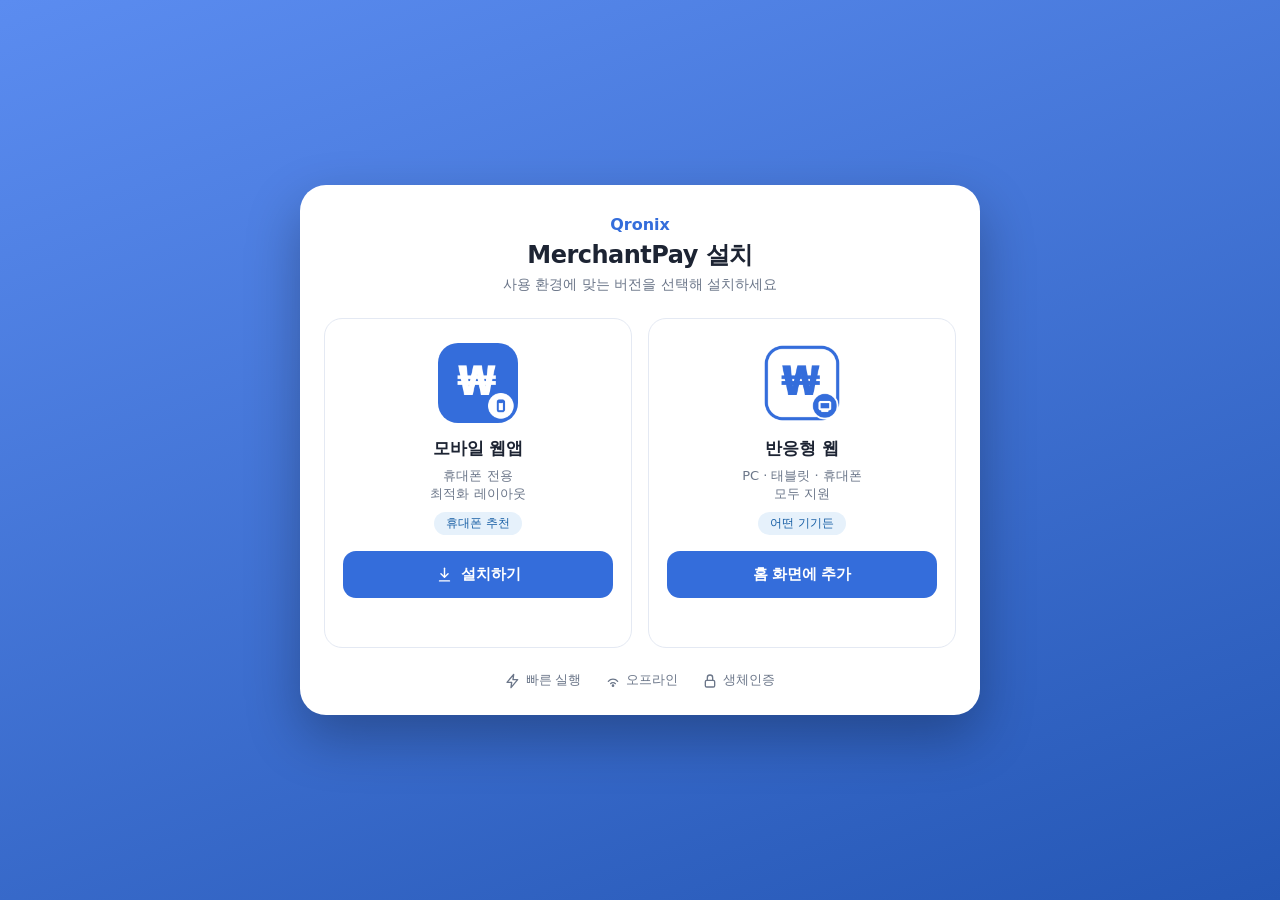
<file: download.html>
<!DOCTYPE html>
<html lang="ko">
<head>
  <meta charset="UTF-8" />
  <meta http-equiv="Content-Security-Policy" content="default-src 'self'; script-src 'self' 'unsafe-inline'; style-src 'self' 'unsafe-inline'; img-src 'self' data:; font-src 'self'; connect-src 'self'; worker-src 'self' blob:; object-src 'none'; base-uri 'self'; form-action 'self'" />
  <meta name="referrer" content="no-referrer" />
  <meta name="viewport" content="width=device-width, initial-scale=1.0, viewport-fit=cover" />
  <meta name="theme-color" content="#346DDB" />
  <meta name="apple-mobile-web-app-capable" content="yes" />
  <meta name="apple-mobile-web-app-title" content="MerchantPay" />
  <title>MerchantPay 다운로드</title>
  <link rel="manifest" href="manifest.json" />
  <link rel="apple-touch-icon" href="apple-touch-icon.png?v=2" />
  <style>
    :root{ --brand:#346DDB; --brand-d:#2557b5; --ink:#1d2433; --muted:#6b7689; }
    *{ box-sizing:border-box; margin:0; padding:0; -webkit-tap-highlight-color:transparent; }
    body{ font-family:"Pretendard","Segoe UI","Malgun Gothic",system-ui,sans-serif; color:var(--ink);
      min-height:100vh; display:flex; align-items:center; justify-content:center;
      padding:28px 18px calc(28px + env(safe-area-inset-bottom));
      background:linear-gradient(160deg,#5b8cf0,#2557b5); }
    .wrap{ width:100%; max-width:680px; background:#fff; border-radius:26px; padding:30px 24px 26px;
      box-shadow:0 22px 54px rgba(0,0,0,.28); }
    .head{ text-align:center; margin-bottom:24px; }
    .head .corp{ color:var(--brand); font-weight:800; font-size:16px; }
    .head h1{ font-size:24px; font-weight:800; letter-spacing:-.5px; margin:5px 0 5px; }
    .head p{ color:var(--muted); font-size:14px; }
    .grid{ display:grid; grid-template-columns:repeat(auto-fit,minmax(240px,1fr)); gap:16px; }
    .card{ border:1px solid #e4e9f3; border-radius:18px; padding:24px 18px; text-align:center; transition:.15s; }
    .card:hover{ border-color:var(--brand); box-shadow:0 8px 22px rgba(52,109,219,.12); }
    .icon{ width:80px; height:80px; margin:0 auto 14px; display:block; border-radius:20px; }
    .card h2{ font-size:17px; font-weight:800; }
    .card .desc{ color:var(--muted); font-size:13px; margin:7px 0 9px; min-height:34px; }
    .tag{ display:inline-block; font-size:11.5px; color:#185FA5; background:#E6F1FB; padding:4px 12px; border-radius:999px; margin-bottom:16px; }
    .btn{ display:flex; align-items:center; justify-content:center; gap:8px; width:100%; padding:14px;
      border:none; border-radius:13px; font-size:15px; font-weight:700; cursor:pointer;
      background:var(--brand); color:#fff; text-decoration:none; transition:.12s; }
    .btn:active{ transform:scale(.98); background:var(--brand-d); }
    .btn:disabled{ opacity:.5; cursor:default; }
    .btn-link{ display:block; margin-top:11px; color:var(--brand); font-size:13px; text-decoration:none; cursor:pointer; }
    .st{ font-size:12px; color:var(--muted); margin-top:9px; min-height:16px; }
    .st.ok{ color:#1aa86b; font-weight:600; }
    .foot{ display:flex; justify-content:center; gap:24px; margin-top:24px; color:var(--muted); font-size:12.5px; }
    .foot span{ display:flex; align-items:center; gap:5px; }
    .foot svg{ width:16px; height:16px; }
    .sheet{ position:fixed; inset:0; background:rgba(15,21,37,.55); display:none; align-items:flex-end; z-index:50; }
    .sheet.show{ display:flex; }
    .sheet-inner{ background:#fff; width:100%; max-width:680px; margin:0 auto; border-radius:22px 22px 0 0; padding:24px 24px calc(30px + env(safe-area-inset-bottom)); animation:up .25s ease; }
    @keyframes up{ from{ transform:translateY(100%);} to{ transform:translateY(0);} }
    .sheet h3{ font-size:18px; margin-bottom:16px; }
    .step{ display:flex; align-items:center; gap:13px; padding:11px 0; border-bottom:1px solid #eef0f5; text-align:left; }
    .step:last-of-type{ border:none; }
    .step .n{ width:26px; height:26px; flex:none; border-radius:50%; background:var(--brand); color:#fff; display:grid; place-items:center; font-size:13px; font-weight:700; }
    .step .t{ font-size:14.5px; } .step .t b{ color:var(--brand); }
    .sheet .close{ width:100%; margin-top:18px; padding:14px; border:none; border-radius:13px; background:#eef2fb; color:var(--brand); font-size:15px; font-weight:700; cursor:pointer; }
  </style>
</head>
<body>
  <div class="wrap">
    <div class="head">
      <div class="corp">Qronix</div>
      <h1>MerchantPay 설치</h1>
      <p>사용 환경에 맞는 버전을 선택해 설치하세요</p>
    </div>

    <div class="grid">
      <div class="card">
        <img class="icon" src="icon-512.png?v=2" alt="모바일 웹앱 아이콘" />
        <h2>모바일 웹앱</h2>
        <div class="desc">휴대폰 전용<br>최적화 레이아웃</div>
        <span class="tag">휴대폰 추천</span>
        <button class="btn" id="mobBtn">
          <svg width="17" height="17" viewBox="0 0 24 24" fill="none" stroke="currentColor" stroke-width="2" stroke-linecap="round" stroke-linejoin="round"><path d="M12 3v12"/><path d="M7 11l5 5 5-5"/><path d="M5 21h14"/></svg>
          설치하기
        </button>
        <div class="st" id="mobSt"></div>
      </div>

      <div class="card">
        <img class="icon" src="web-icon.png?v=2" alt="반응형 웹 아이콘" />
        <h2>반응형 웹</h2>
        <div class="desc">PC · 태블릿 · 휴대폰<br>모두 지원</div>
        <span class="tag">어떤 기기든</span>
        <button class="btn" id="webBtn">홈 화면에 추가</button>
        <div class="st" id="webSt"></div>
      </div>
    </div>

    <div class="foot">
      <span><svg viewBox="0 0 24 24" fill="none" stroke="#6b7689" stroke-width="2" stroke-linecap="round" stroke-linejoin="round"><path d="M13 2L3 14h7l-1 8 10-12h-7z"/></svg>빠른 실행</span>
      <span><svg viewBox="0 0 24 24" fill="none" stroke="#6b7689" stroke-width="2" stroke-linecap="round" stroke-linejoin="round"><path d="M5 12.5a9 9 0 0 1 14 0"/><path d="M8.5 16a4.5 4.5 0 0 1 7 0"/><circle cx="12" cy="19" r="1"/></svg>오프라인</span>
      <span><svg viewBox="0 0 24 24" fill="none" stroke="#6b7689" stroke-width="2" stroke-linecap="round" stroke-linejoin="round"><rect x="5" y="11" width="14" height="10" rx="2"/><path d="M8 11V7a4 4 0 0 1 8 0v4"/></svg>생체인증</span>
    </div>
  </div>

  <div class="sheet" id="iosSheet">
    <div class="sheet-inner">
      <h3 id="iosTitle">아이폰 설치 방법 (Safari)</h3>
      <div class="step"><div class="n">1</div><div class="t">하단 가운데 <b>공유 버튼</b> 탭 (□ 위 ↑ 모양)</div></div>
      <div class="step"><div class="n">2</div><div class="t">메뉴를 내려 <b>"홈 화면에 추가"</b> 탭</div></div>
      <div class="step"><div class="n">3</div><div class="t">오른쪽 위 <b>"추가"</b> 탭 → 완료</div></div>
      <button class="close" id="iosClose">확인</button>
    </div>
  </div>

  <script>
    'use strict';
    var ua = navigator.userAgent || '';
    var isIOS = /iPhone|iPad|iPod/.test(ua) && !window.MSStream;
    var WEB_APP = 'https://love959-spec.github.io/qronix-MerchantPay/';
    var deferredPrompt = null;

    var webBtn = document.getElementById('webBtn');
    var mobBtn = document.getElementById('mobBtn');
    var webSt = document.getElementById('webSt');
    var mobSt = document.getElementById('mobSt');
    var iosSheet = document.getElementById('iosSheet');
    function set(el, msg, ok){ el.textContent = msg || ''; el.className = 'st' + (ok ? ' ok' : ''); }

    window.addEventListener('beforeinstallprompt', function(e){ e.preventDefault(); deferredPrompt = e; set(mobSt, '설치 준비 완료 — 버튼을 누르세요.'); });
    window.addEventListener('appinstalled', function(){ deferredPrompt = null; set(mobSt, '설치되었습니다! 홈 화면을 확인하세요.', true); });

    document.getElementById('iosClose').addEventListener('click', function(){ iosSheet.classList.remove('show'); });

    // 모바일 앱: 같은 경로 → 바로 설치
    mobBtn.addEventListener('click', async function(){
      if (deferredPrompt) {
        deferredPrompt.prompt();
        var c = await deferredPrompt.userChoice; deferredPrompt = null;
        set(mobSt, c && c.outcome === 'accepted' ? '설치되었습니다! 홈 화면을 확인하세요.' : '설치가 취소되었습니다.', c && c.outcome === 'accepted');
      } else if (isIOS) {
        iosSheet.classList.add('show');
      } else {
        set(mobSt, '브라우저 메뉴(⋮)의 "앱 설치"를 사용하거나 잠시 후 다시 눌러주세요.');
      }
    });

    // 반응형 웹: 다른 도메인(scope) → 직접 설치 불가 → 웹 앱의 원탭 설치 화면으로 연결
    webBtn.addEventListener('click', function(){
      set(webSt, '웹 설치 화면을 엽니다…');
      location.href = WEB_APP + 'install.html';
    });

    if (isIOS) set(mobSt, '아이폰은 버튼을 누르면 설치 방법을 안내합니다.');

    if ('serviceWorker' in navigator) {
      window.addEventListener('load', function(){ navigator.serviceWorker.register('service-worker.js').catch(function(){}); });
    }
  </script>
</body>
</html>
</file>
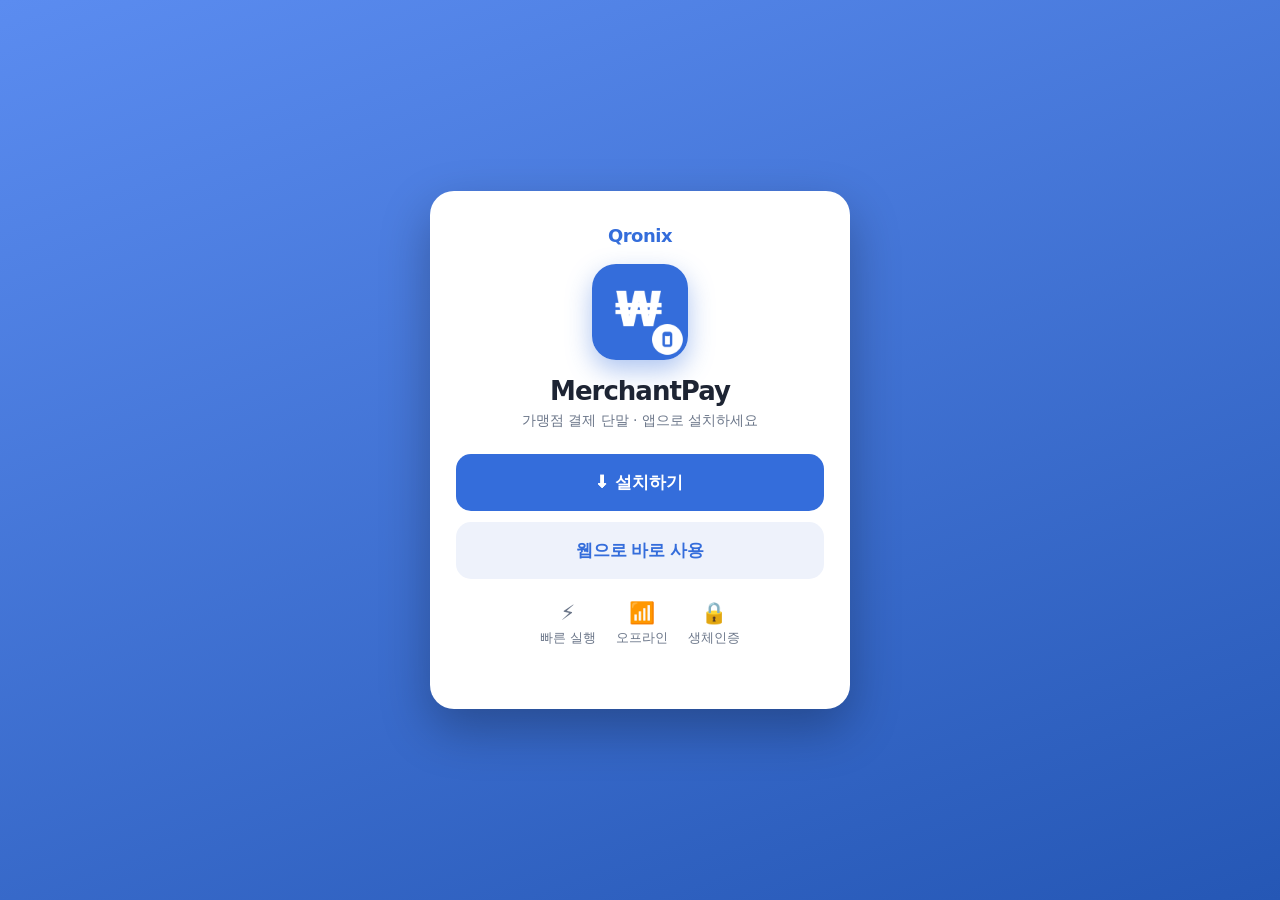
<file: install.html>
<!DOCTYPE html>
<html lang="ko">
<head>
  <meta charset="UTF-8" />
  <meta http-equiv="Content-Security-Policy" content="default-src 'self'; script-src 'self' 'unsafe-inline'; style-src 'self' 'unsafe-inline'; img-src 'self' data: blob:; font-src 'self'; connect-src 'self'; worker-src 'self' blob:; object-src 'none'; base-uri 'self'; form-action 'self'" />
  <meta name="referrer" content="no-referrer" />
  <meta name="viewport" content="width=device-width, initial-scale=1.0, viewport-fit=cover" />
  <meta name="theme-color" content="#346DDB" />
  <meta name="apple-mobile-web-app-capable" content="yes" />
  <meta name="apple-mobile-web-app-title" content="MerchantPay" />
  <title>MerchantPay 앱 설치</title>
  <link rel="manifest" href="manifest.json" />
  <link rel="apple-touch-icon" href="apple-touch-icon.png?v=2" />
  <style>
    :root{ --brand:#346DDB; --brand-d:#2557b5; }
    *{ box-sizing:border-box; margin:0; padding:0; -webkit-tap-highlight-color:transparent; }
    body{ font-family:"Pretendard","Segoe UI","Malgun Gothic",system-ui,sans-serif; color:#1d2433;
      min-height:100vh; display:flex; flex-direction:column; align-items:center; justify-content:center;
      padding:28px 22px calc(28px + env(safe-area-inset-bottom));
      background:linear-gradient(160deg,#5b8cf0,#2557b5); }
    .card{ width:100%; max-width:420px; background:#fff; border-radius:24px; padding:34px 26px 28px;
      box-shadow:0 20px 50px rgba(0,0,0,.28); text-align:center; }
    .corp{ color:var(--brand); font-weight:800; font-size:18px; letter-spacing:-.5px; margin-bottom:18px; }
    .app-icon{ width:96px; height:96px; border-radius:24px; display:block; margin:0 auto 16px;
      box-shadow:0 10px 26px rgba(52,109,219,.4); }
    h1{ font-size:26px; font-weight:800; letter-spacing:-1px; margin-bottom:6px; }
    .sub{ color:#6b7689; font-size:14px; margin-bottom:24px; }
    .btn{ display:flex; align-items:center; justify-content:center; gap:8px; width:100%; padding:17px;
      border:none; border-radius:15px; font-size:17px; font-weight:700; cursor:pointer; transition:.15s; }
    .btn-primary{ background:var(--brand); color:#fff; }
    .btn-primary:active{ transform:scale(.98); background:var(--brand-d); }
    .btn-ghost{ background:#eef2fb; color:var(--brand); margin-top:11px; }
    .btn:disabled{ opacity:.5; cursor:default; }
    .feat{ display:flex; justify-content:center; gap:20px; margin:22px 0 6px; color:#6b7689; font-size:12.5px; }
    .feat div{ display:flex; flex-direction:column; align-items:center; gap:5px; }
    .feat .fi{ font-size:21px; }
    .status{ margin-top:16px; font-size:13px; color:#6b7689; min-height:18px; }
    .status.ok{ color:#1aa86b; font-weight:600; }
    /* iOS 안내 시트 */
    .sheet{ position:fixed; inset:0; background:rgba(15,21,37,.55); display:none; align-items:flex-end; z-index:50; }
    .sheet.show{ display:flex; }
    .sheet-inner{ background:#fff; width:100%; border-radius:22px 22px 0 0; padding:24px 24px calc(30px + env(safe-area-inset-bottom)); animation:up .25s ease; }
    @keyframes up{ from{ transform:translateY(100%);} to{ transform:translateY(0);} }
    .sheet h2{ font-size:18px; margin-bottom:16px; }
    .step{ display:flex; align-items:center; gap:13px; padding:11px 0; border-bottom:1px solid #eef0f5; text-align:left; }
    .step:last-child{ border:none; }
    .step .n{ width:26px; height:26px; flex:none; border-radius:50%; background:var(--brand); color:#fff;
      display:grid; place-items:center; font-size:13px; font-weight:700; }
    .step .t{ font-size:14.5px; }
    .step .t b{ color:var(--brand); }
    .sheet .close{ width:100%; margin-top:18px; padding:14px; border:none; border-radius:13px; background:#eef2fb; color:var(--brand); font-size:15px; font-weight:700; }
  </style>
</head>
<body>
  <div class="card">
    <div class="corp">Qronix</div>
    <img class="app-icon" src="icon-512.png?v=2" alt="MerchantPay" />
    <h1>MerchantPay</h1>
    <div class="sub">가맹점 결제 단말 · 앱으로 설치하세요</div>

    <button class="btn btn-primary" id="installBtn">
      <span id="btnIcon">⬇</span><span id="btnLabel">설치하기</span>
    </button>
    <button class="btn btn-ghost" id="openBtn">웹으로 바로 사용</button>

    <div class="feat">
      <div><span class="fi">⚡</span>빠른 실행</div>
      <div><span class="fi">📶</span>오프라인</div>
      <div><span class="fi">🔒</span>생체인증</div>
    </div>
    <div class="status" id="status"></div>
  </div>

  <div class="sheet" id="iosSheet">
    <div class="sheet-inner">
      <h2>아이폰 설치 방법 (Safari)</h2>
      <div class="step"><div class="n">1</div><div class="t">하단 가운데 <b>공유 버튼</b> 탭 (□ 위 ↑ 모양)</div></div>
      <div class="step"><div class="n">2</div><div class="t">메뉴를 내려 <b>"홈 화면에 추가"</b> 탭</div></div>
      <div class="step"><div class="n">3</div><div class="t">오른쪽 위 <b>"추가"</b> 탭 → 완료</div></div>
      <button class="close" id="iosClose">확인</button>
    </div>
  </div>

  <script>
    'use strict';
    var deferredPrompt = null;
    var ua = navigator.userAgent || '';
    var isIOS = /iPhone|iPad|iPod/.test(ua) && !window.MSStream;
    var isStandalone = window.matchMedia('(display-mode: standalone)').matches || window.navigator.standalone === true;

    var installBtn = document.getElementById('installBtn');
    var openBtn = document.getElementById('openBtn');
    var statusEl = document.getElementById('status');
    var btnLabel = document.getElementById('btnLabel');
    var btnIcon = document.getElementById('btnIcon');
    var iosSheet = document.getElementById('iosSheet');

    function setStatus(msg, ok){ statusEl.textContent = msg || ''; statusEl.className = 'status' + (ok ? ' ok' : ''); }

    openBtn.addEventListener('click', function(){ location.href = 'index.html'; });
    document.getElementById('iosClose').addEventListener('click', function(){ iosSheet.classList.remove('show'); });

    // 이미 설치되어 앱으로 실행 중
    if (isStandalone) {
      btnLabel.textContent = '앱 실행';
      btnIcon.textContent = '▶';
      setStatus('이미 설치된 앱으로 실행 중입니다.', true);
      installBtn.addEventListener('click', function(){ location.href = 'index.html'; });
    } else {
      // Android/지원 브라우저: 설치 가능 시점 이벤트 캡처
      window.addEventListener('beforeinstallprompt', function(e){
        e.preventDefault();
        deferredPrompt = e;
        setStatus('설치 준비 완료 — 버튼을 누르세요.');
      });
      window.addEventListener('appinstalled', function(){
        deferredPrompt = null;
        setStatus('설치되었습니다! 홈 화면에서 실행하세요.', true);
      });

      installBtn.addEventListener('click', async function(){
        if (deferredPrompt) {
          deferredPrompt.prompt();
          var choice = await deferredPrompt.userChoice;
          deferredPrompt = null;
          if (choice && choice.outcome === 'accepted') setStatus('설치되었습니다! 홈 화면을 확인하세요.', true);
          else setStatus('설치가 취소되었습니다. 다시 시도할 수 있어요.');
        } else if (isIOS) {
          iosSheet.classList.add('show');
        } else {
          setStatus('브라우저 메뉴(⋮)의 "앱 설치"를 사용하거나, 잠시 후 다시 눌러주세요.');
        }
      });

      if (isIOS) setStatus('아이폰은 버튼을 누르면 설치 방법을 안내합니다.');
    }

    if ('serviceWorker' in navigator) {
      window.addEventListener('load', function(){ navigator.serviceWorker.register('service-worker.js').catch(function(){}); });
    }
  </script>
</body>
</html>
</file>
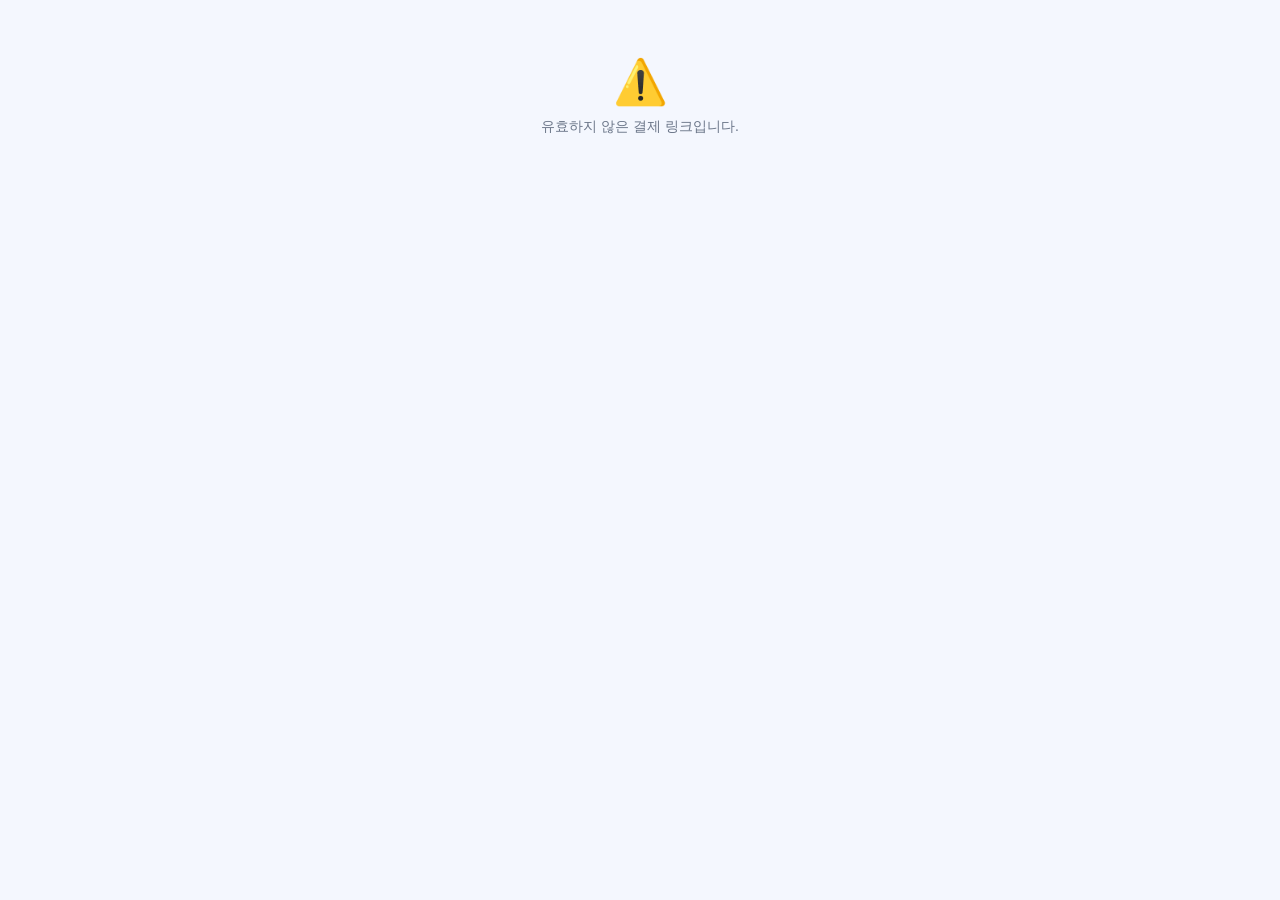
<file: pay.html>
<!DOCTYPE html>
<html lang="ko">
<head>
  <meta charset="UTF-8" />
  <meta http-equiv="Content-Security-Policy" content="default-src 'self'; script-src 'self' 'unsafe-inline' https://unpkg.com https://cdn.jsdelivr.net; style-src 'self' 'unsafe-inline'; img-src 'self' data: blob:; media-src 'self' blob:; font-src 'self'; connect-src 'self'; worker-src 'self' blob:; object-src 'none'; base-uri 'self'; form-action 'self'" />
  <meta name="referrer" content="no-referrer" />
  <meta name="viewport" content="width=device-width, initial-scale=1.0, maximum-scale=1.0, user-scalable=no, viewport-fit=cover" />
  <meta name="theme-color" content="#346DDB" />
  <title>결제하기 · MerchantPay</title>
  <link rel="stylesheet" href="styles.css" />
</head>
<body>
  <div id="app"></div>
  <div id="toast" class="toast hidden"></div>
  <script>
    'use strict';
    const won = (n) => Number(n || 0).toLocaleString('ko-KR');
    const qs = new URLSearchParams(location.search);
    // 거래번호는 영숫자만 허용 (URL 파라미터를 통한 XSS 방지)
    const txn = ((qs.get('txn') || 'T00000000').replace(/[^A-Za-z0-9]/g, '').slice(0, 24)) || 'T00000000';
    const amt = Math.max(0, Math.min(Number(qs.get('amt')) || 0, 99999999));
    const app = document.getElementById('app');

    function toast(m){const t=document.getElementById('toast');t.textContent=m;t.classList.remove('hidden');setTimeout(()=>t.classList.add('hidden'),2000);}

    function screen1() {
      app.innerHTML = `
        <header class="appbar"><div class="spacer"></div><h1>결제하기</h1><div class="spacer"></div></header>
        <div class="screen">
          <div class="hero">
            <div class="store">데모 분식 강남점</div>
            <div class="amt">₩ ${won(amt)}</div>
            <div class="sub">거래번호 ${txn}</div>
          </div>
          <div class="section-title">결제수단 선택</div>
          <div class="opt-list">
            <label class="opt-item"><input type="radio" name="pm" value="card" checked><div class="oc"><div class="ot">신용/체크카드</div><div class="od">간편결제 · 일반결제</div></div></label>
            <label class="opt-item"><input type="radio" name="pm" value="kakao"><div class="oc"><div class="ot">카카오페이</div></div></label>
            <label class="opt-item"><input type="radio" name="pm" value="naver"><div class="oc"><div class="ot">네이버페이</div></div></label>
            <label class="opt-item"><input type="radio" name="pm" value="phone"><div class="oc"><div class="ot">휴대폰 결제</div></div></label>
          </div>
          <button class="btn" style="margin-top:18px" onclick="pay()">₩ ${won(amt)} 결제하기</button>
          <div class="note">고객이 SMS/알림톡 링크로 진입하는 결제창(데모)입니다.</div>
        </div>`;
    }
    function pay() {
      app.innerHTML = `<header class="appbar"><div class="spacer"></div><h1>결제하기</h1><div class="spacer"></div></header>
        <div class="screen"><div class="spinner-wrap"><div class="spinner"></div><p>결제 승인 처리 중...</p></div></div>`;
      setTimeout(() => {
        app.innerHTML = `
          <header class="appbar"><div class="spacer"></div><h1>결제완료</h1><div class="spacer"></div></header>
          <div class="screen">
            <div class="result">
              <div class="circle ok">✓</div>
              <h2>결제가 완료되었습니다</h2>
              <p>영수증이 발급되었습니다.</p>
            </div>
            <div class="card">
              <div class="kv"><span class="k">가맹점</span><span class="v">데모 분식 강남점</span></div>
              <div class="kv"><span class="k">결제금액</span><span class="v">₩ ${won(amt)}</span></div>
              <div class="kv"><span class="k">거래번호</span><span class="v">${txn}</span></div>
              <div class="kv"><span class="k">승인번호</span><span class="v">${String(Math.floor(Math.random()*1e8)).padStart(8,'0')}</span></div>
            </div>
            <div class="note">창을 닫으셔도 됩니다.</div>
          </div>`;
      }, 1600);
    }
    if (amt <= 0) {
      app.innerHTML = `<div class="screen"><div class="empty"><div class="ic">⚠️</div>유효하지 않은 결제 링크입니다.</div></div>`;
    } else { screen1(); }
  </script>
</body>
</html>
</file>
<file: styles.css>
:root {
  --primary: #346DDB;
  --primary-dark: #2557B5;
  --primary-light: #E3ECFB;
  --kakao: #fee500;
  --kakao-text: #191600;
  --sms: #19b36b;
  --bg: #f4f7fe;
  --card: #ffffff;
  --text: #1d2433;
  --muted: #6b7689;
  --line: #e4e9f3;
  --danger: #e23a4e;
  --success: #1aa86b;
  --radius: 16px;
  --shadow: 0 6px 22px rgba(40,45,80,.08);
  --safe-top: env(safe-area-inset-top, 0px);
  --safe-bottom: env(safe-area-inset-bottom, 0px);
  --sb-w: 264px;
  --content-max: 780px;
}

* { box-sizing: border-box; -webkit-tap-highlight-color: transparent; }
html, body { margin: 0; padding: 0; height: 100%; }
body {
  font-family: -apple-system, BlinkMacSystemFont, "Segoe UI", "Apple SD Gothic Neo", "Malgun Gothic", Roboto, sans-serif;
  background: var(--bg);
  color: var(--text);
  -webkit-font-smoothing: antialiased;
  overscroll-behavior-y: none;
}
#app { min-height: 100%; max-width: 480px; margin: 0 auto; background: var(--bg); position: relative; }
button { font-family: inherit; cursor: pointer; border: none; }
input, select { font-family: inherit; font-size: 16px; }
.hidden { display: none !important; }

/* ---------- App bar ---------- */
.appbar {
  position: sticky; top: 0; z-index: 40;
  background: var(--primary);
  color: #fff;
  padding: calc(12px + var(--safe-top)) 14px 12px;
  display: flex; align-items: center; gap: 10px;
  box-shadow: 0 2px 10px rgba(40,45,80,.12);
}
.appbar h1 { font-size: 17px; font-weight: 700; margin: 0; flex: 1; text-align: center; letter-spacing: -.3px; }
.appbar .icon-btn { background: rgba(255,255,255,.15); color: #fff; width: 38px; height: 38px; border-radius: 11px; font-size: 19px; display: grid; place-items: center; }
.appbar .icon-btn:active { background: rgba(255,255,255,.3); }
.appbar .spacer { width: 38px; }
.appbar .bar-right { display: flex; gap: 8px; align-items: center; }
.amt-hint { font-size: 14px; color: var(--primary); font-weight: 700; margin-top: 7px; }

/* ---------- Content ---------- */
.screen { padding: 16px 16px calc(28px + var(--safe-bottom)); animation: fade .25s ease; }
@keyframes fade { from { opacity: 0; transform: translateY(6px);} to {opacity:1; transform:none;} }
.section-title { font-size: 13px; color: var(--muted); font-weight: 700; margin: 22px 4px 10px; letter-spacing: .2px; }
.section-title:first-child { margin-top: 6px; }

/* ---------- Login ---------- */
.login-wrap { min-height: 100vh; display: flex; flex-direction: column; justify-content: center; padding: 32px 26px calc(40px + var(--safe-bottom)); background: linear-gradient(160deg, #5b8cf0, #2557b5); }
.brand { text-align: center; color: #fff; margin-bottom: 34px; }
.brand .corp-logo { height: clamp(32px, 9.5vw, 44px); width: auto; display: block; margin: 0 auto 22px; }
.brand .logo { width: 76px; height: 76px; border-radius: 22px; background: #fff; color: var(--primary); font-size: 40px; display: grid; place-items: center; margin: 0 auto 16px; box-shadow: 0 10px 30px rgba(0,0,0,.25); }
.brand h1 { font-size: clamp(30px, 8.5vw, 40px); font-weight: 800; margin: 0 0 6px; letter-spacing: -1px; }
.brand p { margin: 0; opacity: .8; font-size: 14px; }
.login-card { background: #fff; border-radius: 20px; padding: 22px 20px; box-shadow: 0 16px 40px rgba(0,0,0,.2); }
.login-card h2 { font-size: 16px; margin: 0 0 16px; }
.bio-btn { width: 100%; border: 2px solid var(--primary-light); background: var(--primary-light); color: var(--primary); border-radius: 14px; padding: 22px; font-size: 16px; font-weight: 700; display: flex; flex-direction: column; align-items: center; gap: 8px; }
.bio-btn .big { font-size: 42px; line-height: 1; }
.bio-btn .big svg { width: 46px; height: 46px; display: block; }
.pin-dots { display: flex; justify-content: center; gap: 14px; margin: 10px 0 20px; }
.pin-dots span { width: 14px; height: 14px; border-radius: 50%; background: var(--line); transition: .15s; }
.pin-dots span.on { background: var(--primary); transform: scale(1.1); }

/* ---------- Forms ---------- */
.field { margin-bottom: 15px; }
.field label { display: block; font-size: 13px; font-weight: 600; color: var(--muted); margin-bottom: 7px; }
.field input, .field select {
  width: 100%; padding: 14px 14px; border: 1.5px solid var(--line); border-radius: 12px; background: #fff; color: var(--text); outline: none; transition: border-color .15s;
}
.field input:focus, .field select:focus { border-color: var(--primary); }
.row2 { display: grid; grid-template-columns: 1fr 1fr; gap: 12px; }

/* ---------- Buttons ---------- */
.btn { width: 100%; padding: 16px; border-radius: 14px; font-size: 16px; font-weight: 700; background: var(--primary); color: #fff; transition: transform .08s, filter .15s; }
.btn:active { transform: scale(.98); filter: brightness(.95); }
.btn.secondary { background: #fff; color: var(--primary); border: 1.5px solid var(--primary); }
.btn.ghost { background: #eef0f6; color: var(--text); }
.btn.danger { background: var(--danger); }
.btn.kakao { background: var(--kakao); color: var(--kakao-text); }
.btn.sms { background: var(--sms); }
.btn:disabled { opacity: .5; filter: grayscale(.4); }
.btn-row { display: flex; gap: 12px; margin-top: 10px; }
.btn-row .btn { margin-top: 0; }

/* ---------- Main menu grid ---------- */
.hero { background: linear-gradient(135deg, var(--primary), #5b8cf0); color: #fff; border-radius: var(--radius); padding: 18px 18px 20px; margin-bottom: 18px; box-shadow: var(--shadow); }
.hero .store { font-size: 13px; opacity: .85; }
.hero .amt { font-size: 27px; font-weight: 800; margin-top: 4px; letter-spacing: -.5px; }
.hero .sub { font-size: 12px; opacity: .8; margin-top: 6px; }
.menu-grid { display: grid; grid-template-columns: 1fr 1fr; gap: 13px; }
.menu-card { background: var(--card); border-radius: var(--radius); padding: 20px 16px; box-shadow: var(--shadow); display: flex; flex-direction: column; gap: 12px; align-items: flex-start; text-align: left; transition: transform .08s; }
.menu-card:active { transform: scale(.97); }
.menu-card .ic { width: 48px; height: 48px; border-radius: 14px; display: grid; place-items: center; font-size: 25px; }
.menu-card .ic.pay { background: var(--primary-light); }
.menu-card .ic.sms { background: #e3f7ee; }
.menu-card .ic.kakao { background: #fff7c2; }
.menu-card .ic.sales { background: #ffe9e3; }
.menu-card .t { font-size: 16px; font-weight: 700; }
.menu-card .d { font-size: 12px; color: var(--muted); line-height: 1.4; }

/* ---------- Cards / list ---------- */
.card { background: var(--card); border-radius: var(--radius); padding: 18px; box-shadow: var(--shadow); margin-bottom: 14px; }
.card h3 { margin: 0 0 12px; font-size: 15px; }
.kv { display: flex; justify-content: space-between; padding: 9px 0; border-bottom: 1px solid var(--line); font-size: 14px; }
.kv:last-child { border-bottom: none; }
.kv .k { color: var(--muted); }
.kv .v { font-weight: 600; text-align: right; }
.list-item { background: var(--card); border-radius: 14px; padding: 14px 16px; box-shadow: var(--shadow); margin-bottom: 11px; }
.list-item .top { display: flex; justify-content: space-between; align-items: center; margin-bottom: 6px; }
.list-item .amount { font-size: 18px; font-weight: 800; }
.list-item .meta { font-size: 12px; color: var(--muted); line-height: 1.6; }
.badge { font-size: 11px; font-weight: 700; padding: 4px 9px; border-radius: 20px; }
.badge.method { background: var(--primary-light); color: var(--primary); }
.badge.sms { background: #e3f7ee; color: var(--sms); }
.badge.kakao { background: #fff3b0; color: #8a7400; }
.badge.ok { background: #e3f7ee; color: var(--success); }
.badge.cancel { background: #ffe3e7; color: var(--danger); }

/* ---------- Amount keypad ---------- */
.amount-display { text-align: center; padding: 26px 10px 18px; }
.amount-display .label { font-size: 13px; color: var(--muted); }
.amount-display .value { font-size: 40px; font-weight: 800; margin-top: 6px; letter-spacing: -1px; }
.amount-display .value .won { font-size: 24px; color: var(--muted); margin-left: 4px; }
.quick-amt { display: flex; gap: 8px; flex-wrap: wrap; justify-content: center; margin: 4px 0 14px; }
.quick-amt button { background: #fff; border: 1.5px solid var(--line); border-radius: 20px; padding: 8px 14px; font-size: 13px; font-weight: 600; color: var(--text); }
.quick-amt button:active { border-color: var(--primary); color: var(--primary); }
.keypad { display: grid; grid-template-columns: repeat(3, 1fr); gap: 10px; }
.keypad button { background: #fff; border-radius: 14px; padding: 18px 0; font-size: 23px; font-weight: 700; box-shadow: var(--shadow); }
.keypad button:active { background: var(--primary-light); }
.keypad button.fn { font-size: 18px; color: var(--danger); }

/* ---------- Steps ---------- */
.steps { display: flex; align-items: center; justify-content: center; gap: 6px; margin: 6px 0 18px; }
.steps .dot { width: 26px; height: 26px; border-radius: 50%; display: grid; place-items: center; font-size: 12px; font-weight: 700; background: var(--line); color: var(--muted); }
.steps .dot.on { background: var(--primary); color: #fff; }
.steps .dot.done { background: var(--success); color: #fff; }
.steps .bar { width: 22px; height: 2px; background: var(--line); }
.steps .bar.done { background: var(--success); }

/* ---------- Scanner ---------- */
#reader { width: 100%; border-radius: var(--radius); overflow: hidden; background: #000; }
.scan-frame { position: relative; }
.scan-hint { text-align: center; color: var(--muted); font-size: 13px; margin: 14px 0; }

/* ---------- Result ---------- */
.result { text-align: center; padding: 30px 16px; }
.result .circle { width: 92px; height: 92px; border-radius: 50%; display: grid; place-items: center; font-size: 50px; margin: 0 auto 18px; animation: pop .35s ease; }
.result .circle.ok { background: #e3f7ee; color: var(--success); }
.result .circle.fail { background: #ffe3e7; color: var(--danger); }
@keyframes pop { 0%{transform:scale(.5);opacity:0;} 100%{transform:scale(1);opacity:1;} }
.result h2 { margin: 0 0 6px; font-size: 21px; }
.result p { margin: 0; color: var(--muted); font-size: 14px; }

/* spinner */
.spinner-wrap { text-align: center; padding: 50px 0; }
.spinner { width: 44px; height: 44px; border: 4px solid var(--line); border-top-color: var(--primary); border-radius: 50%; margin: 0 auto 16px; animation: spin 1s linear infinite; }
@keyframes spin { to { transform: rotate(360deg);} }

/* code/preview box */
.codebox { background: #1c1e2a; color: #c8e1ff; border-radius: 12px; padding: 14px; font-family: ui-monospace, Menlo, Consolas, monospace; font-size: 11.5px; line-height: 1.6; white-space: pre-wrap; word-break: break-all; }

/* message preview (sms/kakao) */
.msg-preview { border-radius: 16px; padding: 16px; font-size: 14px; line-height: 1.6; box-shadow: var(--shadow); }
.msg-preview.sms { background: #fff; border: 1px solid var(--line); }
.msg-preview.kakao { background: #b2c7da; }
.msg-preview .bubble { background: #fff; border-radius: 12px; padding: 14px; }
.msg-preview.kakao .head { background: var(--kakao); color: var(--kakao-text); font-weight: 700; padding: 10px 14px; border-radius: 12px 12px 0 0; margin: -14px -14px 12px; }
.msg-preview .link { color: var(--primary); word-break: break-all; }

/* radio list (settings) */
.opt-list { background: #fff; border-radius: var(--radius); box-shadow: var(--shadow); overflow: hidden; }
.opt-item { display: flex; align-items: center; gap: 12px; padding: 16px; border-bottom: 1px solid var(--line); }
.opt-item:last-child { border-bottom: none; }
.opt-item input { width: 20px; height: 20px; accent-color: var(--primary); }
.opt-item .oc { flex: 1; }
.opt-item .ot { font-weight: 600; font-size: 15px; }
.opt-item .od { font-size: 12px; color: var(--muted); }

/* ---------- Drawer ---------- */
.drawer-backdrop { position: fixed; inset: 0; background: rgba(20,22,35,.45); z-index: 90; animation: fade .2s; }
.drawer { position: fixed; top: 0; right: 0; height: 100%; width: 76%; max-width: 320px; background: #fff; z-index: 100; box-shadow: -8px 0 30px rgba(0,0,0,.2); display: flex; flex-direction: column; transform: translateX(0); animation: slidein .25s ease; padding-top: var(--safe-top); }
@keyframes slidein { from { transform: translateX(100%);} to { transform: translateX(0);} }
.drawer .dhead { padding: 22px 20px; background: var(--primary); color: #fff; }
.drawer .dhead .nm { font-size: 18px; font-weight: 700; }
.drawer .dhead .role { font-size: 13px; opacity: .85; margin-top: 4px; }
.drawer .ditem { display: flex; align-items: center; gap: 14px; padding: 17px 20px; font-size: 16px; border-bottom: 1px solid var(--line); color: var(--text); background: #fff; width: 100%; text-align: left; }
.drawer .ditem .di { font-size: 20px; width: 24px; text-align: center; }
.drawer .ditem:active { background: var(--bg); }
.drawer .ditem.logout { color: var(--danger); margin-top: auto; border-top: 1px solid var(--line); border-bottom: none; }

/* ---------- Toast ---------- */
.toast { position: fixed; left: 50%; bottom: calc(30px + var(--safe-bottom)); transform: translateX(-50%); background: rgba(28,30,42,.95); color: #fff; padding: 13px 20px; border-radius: 30px; font-size: 14px; z-index: 200; box-shadow: 0 8px 24px rgba(0,0,0,.3); max-width: 88%; text-align: center; animation: toastin .25s; }
@keyframes toastin { from { opacity:0; transform: translate(-50%, 10px);} to {opacity:1; transform: translate(-50%,0);} }

/* ---------- 하단 네비게이션 ---------- */
.bottomnav {
  position: fixed; bottom: 0; left: 50%; transform: translateX(-50%);
  width: 100%; max-width: 480px; background: #fff; border-top: 1px solid var(--line);
  display: flex; z-index: 60; padding-bottom: var(--safe-bottom);
  box-shadow: 0 -2px 12px rgba(40,45,80,.06);
}
.bottomnav .bn-item {
  flex: 1; min-width: 0; background: none;
  padding: clamp(7px, 1.7vw, 12px) 2px clamp(8px, 1.8vw, 13px); display: flex; flex-direction: column;
  align-items: center; gap: clamp(2px, 0.6vw, 5px); color: var(--muted);
  font-size: clamp(9.5px, 2.7vw, 13px); font-weight: 600;
}
.bottomnav .bn-item .bn-lb { white-space: nowrap; }
.bottomnav .bn-item .bn-ic { font-size: clamp(19px, 5vw, 26px); line-height: 1; }
.bottomnav .bn-item.active { color: var(--primary); }
.bottomnav .bn-item:active { background: var(--bg); }
body.has-bottomnav #app .screen { padding-bottom: calc(clamp(72px, 15vw, 94px) + var(--safe-bottom)); }


/* ---------- 생체인증 등록 화면 ---------- */
.enroll-hero { text-align: center; padding: 12px 10px 18px; }
.enroll-hero .eh-icon { width: 92px; height: 92px; border-radius: 28px; display: grid; place-items: center; font-size: 46px; margin: 0 auto 14px; background: var(--primary-light); color: var(--primary); box-shadow: var(--shadow); animation: pop .35s ease; }
.enroll-hero .eh-icon.gradient { background: linear-gradient(135deg, var(--primary), #5b8cf0); color: #fff; }
.enroll-hero.done .eh-icon { background: #e3f7ee; color: var(--success); }
.enroll-hero h2 { margin: 0 0 6px; font-size: 21px; letter-spacing: -.3px; }
.enroll-hero p { margin: 0; color: var(--muted); font-size: 14px; line-height: 1.55; }

.benefit-row { display: flex; gap: 10px; margin-bottom: 14px; }
.benefit { flex: 1; min-width: 0; background: var(--card); border-radius: 14px; box-shadow: var(--shadow); padding: 14px 6px; text-align: center; }
.benefit .bi { font-size: 24px; line-height: 1; }
.benefit .bt { font-size: 11.5px; color: var(--text); font-weight: 600; margin-top: 7px; line-height: 1.3; }

.how-steps { list-style: none; margin: 0; padding: 0; }
.how-steps li { display: flex; align-items: flex-start; gap: 12px; padding: 10px 0; font-size: 14px; line-height: 1.5; border-bottom: 1px solid var(--line); }
.how-steps li:last-child { border-bottom: none; }
.how-steps .n { flex: none; width: 24px; height: 24px; border-radius: 50%; background: var(--primary); color: #fff; font-size: 13px; font-weight: 700; display: grid; place-items: center; margin-top: 1px; }

.btn.btn-lg { padding: 18px; font-size: 17px; display: flex; align-items: center; justify-content: center; gap: 8px; }
.btn.btn-lg .big-ic { font-size: 20px; }
.btn.ghost.danger-text { color: var(--danger); }
.cert-hint { text-align: center; font-size: 12.5px; color: var(--muted); margin-top: 12px; }
.cert-hint a { color: var(--primary); font-weight: 700; cursor: pointer; }

.check-list { margin: 6px 0 4px; padding-left: 0; list-style: none; }
.check-list li { position: relative; padding: 6px 0 6px 24px; font-size: 13.5px; line-height: 1.5; color: var(--text); }
.check-list li::before { content: '✓'; position: absolute; left: 0; top: 6px; color: var(--success); font-weight: 800; }

/* 로그인 방법 전환 링크 */
.login-switch { text-align: center; font-size: 13px; color: var(--muted); margin-top: 16px; }
.login-switch a { color: var(--primary); font-weight: 700; cursor: pointer; }

.empty { text-align: center; color: var(--muted); padding: 40px 20px; font-size: 14px; }
.empty .ic { font-size: 44px; margin-bottom: 10px; }
.note { font-size: 12px; color: var(--muted); line-height: 1.6; background: #fff; border: 1px dashed var(--line); border-radius: 12px; padding: 12px 14px; margin-top: 14px; }
</file>
